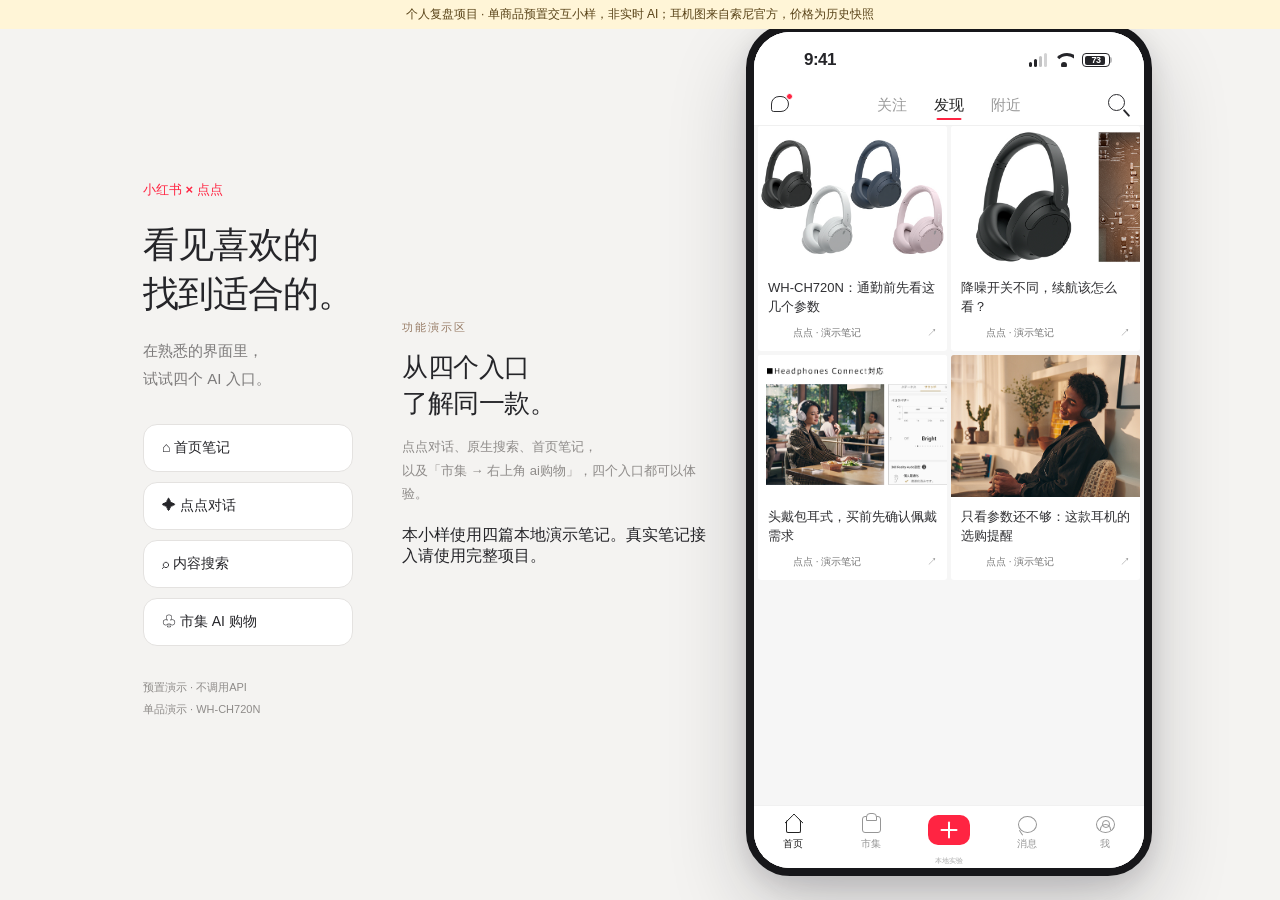
<file: demo/index.html>
<!doctype html>
<html lang="zh-CN"><head><meta charset="UTF-8"><meta name="viewport" content="width=device-width, initial-scale=1, viewport-fit=cover"><meta name="theme-color" content="#ffffff"><title>小红书 × 点点 · AI 导购实验</title><link rel="stylesheet" href="./web/xhs/base.css"><link rel="stylesheet" href="./web/xhs/styles.css?v=market-ai-v1"></head>
<body><div style="position:fixed;top:0;left:0;right:0;z-index:999;background:#fff5d7;color:#594318;text-align:center;padding:6px;font-size:12px">个人复盘项目 · 单商品预置交互小样，非实时 AI；耳机图来自索尼官方，价格为历史快照</div><main class="prototype-stage"><aside class="lab-rail"><span class="rail-tag">小红书 × 点点</span><h1>看见喜欢的<br>找到适合的。</h1><p>在熟悉的界面里，<br>试试四个 AI 入口。</p><nav><button data-action="home">⌂ 首页笔记</button><button data-action="chat">✦ 点点对话</button><button data-action="search">⌕ 内容搜索</button><button data-action="market">♧ 市集 AI 购物</button></nav><small id="mode">预置交互演示 · 不调用大模型</small><small>单品演示 · WH-CH720N</small></aside><aside class="demo-rail" aria-label="真实笔记功能演示"><span class="demo-kicker">功能演示区</span><h2>从四个入口<br>了解同一款。</h2><p class="demo-intro">点点对话、原生搜索、首页笔记，<br>以及「市集 → 右上角 ai购物」，四个入口都可以体验。</p><p>本小样使用四篇本地演示笔记。真实笔记接入请使用完整项目。</p></aside><section class="phone-frame" id="phone" aria-label="小红书导购实验"><p class="boot">正在加载本地笔记…</p></section></main><div id="toast" role="status" hidden></div><script type="module" src="./offline.mjs"></script></body></html>
</file>
<file: demo/web/xhs/base.css>
:root {
  --xhs-red: #ff2442;
  --xhs-red-deep: #e91836;
  --xhs-red-soft: #fff0f2;
  --ink: #252529;
  --muted: #8b8b92;
  --soft: #f5f5f7;
  --line: #ededf0;
  --dark: #18171d;
  --dark-card: #27262d;
  --phone-width: 390px;
  --phone-height: 844px;
  font-family: -apple-system, BlinkMacSystemFont, "PingFang SC", "Helvetica Neue", Arial, sans-serif;
  color: var(--ink);
  font-synthesis: none;
  text-rendering: optimizeLegibility;
}

* { box-sizing: border-box; }

html, body { margin: 0; min-height: 100%; }

body {
  background:
    radial-gradient(circle at 24% 18%, rgba(255, 36, 66, .09), transparent 31%),
    radial-gradient(circle at 78% 88%, rgba(255, 130, 147, .1), transparent 34%),
    #f3f3f5;
}

button, input { font: inherit; }
button { color: inherit; }

.prototype-stage {
  min-height: 100vh;
  display: grid;
  place-items: center;
  padding: 28px 92px;
  position: relative;
}

.phone-frame {
  width: var(--phone-width);
  height: var(--phone-height);
  overflow: hidden;
  border-radius: 44px;
  border: 8px solid #17171a;
  background: #fff;
  box-shadow: 0 32px 80px rgba(22, 20, 31, .2), 0 8px 24px rgba(22, 20, 31, .12);
  position: relative;
}

.phone-frame::after {
  content: "";
  position: absolute;
  top: 9px;
  left: 50%;
  width: 106px;
  height: 25px;
  border-radius: 16px;
  background: #121214;
  transform: translateX(-50%);
  z-index: 50;
  pointer-events: none;
}

.screen {
  width: 100%;
  height: 100%;
  position: relative;
  overflow: hidden;
}

.xhs-screen { background: #fff; color: var(--ink); }
.dark-screen { background: var(--dark); color: #f7f7f8; }

.pressable {
  -webkit-tap-highlight-color: transparent;
  transition: transform .16s ease, opacity .16s ease, background .16s ease;
}
.pressable:active { transform: scale(.975); opacity: .86; }
.pressable:focus-visible { outline: 3px solid rgba(255, 36, 66, .35); outline-offset: 2px; }

.status-bar {
  height: 50px;
  padding: 18px 18px 0;
  display: flex;
  justify-content: space-between;
  align-items: flex-start;
  font-size: 13px;
  font-weight: 750;
  letter-spacing: .1px;
  position: relative;
  z-index: 45;
}
.status-bar--dark { color: #fff; }
.status-icons { font-size: 10px; letter-spacing: -1px; }
.battery { padding: 1px 5px; border-radius: 4px; background: currentColor; color: #fff; }
.status-bar--dark .battery { color: #111; background: #fff; }

.demo-home {
  position: absolute;
  left: calc(50% + 230px);
  top: 50%;
  transform: translateY(-50%);
  width: 58px;
  height: 58px;
  border: 0;
  border-radius: 18px;
  background: #fff;
  box-shadow: 0 10px 30px rgba(20, 20, 30, .13);
  color: var(--xhs-red);
  cursor: pointer;
  display: grid;
  place-content: center;
  gap: 1px;
}
.demo-home span { font-size: 23px; line-height: 1; }
.demo-home small { font-size: 9px; color: #777; }

.icon-button, .text-button, .share-button {
  border: 0;
  background: transparent;
  cursor: pointer;
}
.icon-button { width: 34px; height: 34px; border-radius: 50%; font-size: 30px; line-height: 26px; }
.text-button { font-size: 14px; font-weight: 700; white-space: nowrap; }

/* Prototype home */
.home-screen { padding: 0 22px 24px; }
.home-header { display: flex; gap: 13px; align-items: center; margin-top: 34px; }
.brand-mark, .ai-red-mark {
  display: inline-grid;
  place-items: center;
  background: var(--xhs-red);
  color: #fff;
  font-weight: 850;
  box-shadow: 0 8px 20px rgba(255, 36, 66, .22);
}
.brand-mark { width: 54px; height: 54px; border-radius: 18px; font-size: 21px; }
.eyebrow { margin: 0 0 2px; font-size: 10px; color: var(--xhs-red); font-weight: 760; letter-spacing: 1.4px; }
.home-header h1 { margin: 0; font-size: 29px; letter-spacing: -.7px; }
.home-intro { font-size: 14px; line-height: 1.7; color: #696970; margin: 24px 2px 20px; }
.entry-list { display: grid; gap: 12px; }
.entry-card {
  width: 100%;
  min-height: 94px;
  display: grid;
  grid-template-columns: 40px 1fr 18px;
  gap: 11px;
  align-items: center;
  padding: 15px 15px 15px 13px;
  border: 1px solid #ececef;
  border-radius: 20px;
  background: linear-gradient(145deg, #fff, #fafafd);
  text-align: left;
  cursor: pointer;
  box-shadow: 0 8px 22px rgba(28, 26, 35, .055);
}
.entry-card:nth-child(2) { border-color: rgba(255, 36, 66, .25); background: linear-gradient(145deg, #fff, var(--xhs-red-soft)); }
.entry-index { font-size: 12px; font-weight: 800; color: var(--xhs-red); border-right: 1px solid #eee; padding-right: 10px; }
.entry-copy { display: grid; gap: 7px; }
.entry-copy b { font-size: 15px; }
.entry-copy small { color: #7a7a81; font-size: 11px; line-height: 1.5; }
.entry-arrow { color: var(--xhs-red); font-size: 25px; font-weight: 300; }
.home-note { margin-top: 22px; padding: 14px 15px; border-radius: 16px; background: #f7f7f9; }
.home-note span { font-size: 10px; color: var(--xhs-red); font-weight: 800; }
.home-note p { font-size: 11px; line-height: 1.55; color: #77777f; margin: 5px 0 0; }
.home-footer { position: absolute; bottom: 23px; left: 0; right: 0; text-align: center; font-size: 9px; color: #c0c0c5; letter-spacing: 2px; }

/* Search */
.search-header, .results-header, .note-header {
  height: 58px;
  padding: 4px 13px 7px 10px;
  display: flex;
  align-items: center;
  gap: 8px;
}
.search-field {
  height: 40px;
  flex: 1;
  border: 1px solid #e8e8eb;
  border-radius: 20px;
  background: #f8f8fa;
  display: flex;
  align-items: center;
  gap: 7px;
  padding: 0 11px;
  color: #77777e;
  font-size: 12px;
  min-width: 0;
}
.search-field > span:nth-child(2) { overflow: hidden; white-space: nowrap; text-overflow: ellipsis; }
.search-field button { border: 0; border-left: 1px solid #dddde1; background: transparent; margin-left: auto; padding-left: 9px; color: #555; }
.search-icon { font-size: 18px; color: #5d5d62; }
.search-content { padding: 12px 16px; }
.search-section + .search-section { margin-top: 27px; }
.section-heading { display: flex; align-items: center; justify-content: space-between; }
.section-heading h2 { margin: 0; font-size: 16px; }
.section-heading span { color: #9d9da3; font-size: 13px; }
.chip-row { display: flex; flex-wrap: wrap; gap: 9px; margin-top: 15px; }
.history-chip { border: 1px solid #e8e8eb; border-radius: 18px; background: #fff; padding: 8px 12px; font-size: 12px; }
.suggestion-grid { display: grid; grid-template-columns: 1fr 1fr; gap: 18px 22px; margin-top: 18px; }
.suggestion-grid div { font-size: 12px; color: #404047; }
.voice-entry {
  position: absolute;
  left: -45px;
  right: -45px;
  bottom: -30px;
  height: 260px;
  padding-top: 29px;
  text-align: center;
  border-radius: 50% 50% 0 0 / 28% 28% 0 0;
  background: linear-gradient(180deg, #fafafa 0%, #f2f2f4 100%);
}
.voice-entry--active { background: linear-gradient(180deg, var(--xhs-red-soft) 0%, #f8f1f3 100%); }
.voice-entry p { margin: 0 0 20px; font-size: 13px; color: #67676e; }
.voice-entry p b { color: #39393f; }
.red-spark { color: var(--xhs-red); margin-left: 3px; }
.voice-button {
  width: 92px;
  height: 58px;
  border: 0;
  border-radius: 28px;
  background: #fff;
  box-shadow: 0 12px 30px rgba(30, 28, 36, .12);
  position: relative;
  cursor: pointer;
}
.mic-head { position: absolute; width: 15px; height: 25px; background: #33333a; border-radius: 10px; top: 12px; left: 39px; }
.mic-stem { position: absolute; width: 27px; height: 17px; border: 3px solid var(--xhs-red); border-top: 0; border-radius: 0 0 16px 16px; top: 24px; left: 33px; }
.mic-stem::after { content: ""; width: 3px; height: 9px; background: #33333a; position: absolute; left: 9px; top: 12px; }
.voice-entry small { display: block; color: #99999f; font-size: 10px; margin-top: 14px; }

/* Results */
.results-header { border-bottom: 1px solid #f2f2f3; }
.results-search { flex: 1; height: 37px; border-radius: 19px; background: #f5f5f7; display: flex; align-items: center; gap: 7px; padding: 0 12px; min-width: 0; }
.results-search b { font-size: 11px; overflow: hidden; white-space: nowrap; text-overflow: ellipsis; }
.results-tabs { height: 42px; display: flex; align-items: center; justify-content: space-around; border-bottom: 1px solid #f1f1f3; font-size: 12px; }
.results-tabs span { height: 42px; display: grid; place-items: center; position: relative; color: #777; }
.results-tabs .is-active { color: #222; font-weight: 750; }
.results-tabs .is-active::after { content: ""; position: absolute; bottom: 2px; width: 18px; height: 3px; border-radius: 2px; background: var(--xhs-red); }
.results-scroll { height: calc(100% - 194px); overflow-y: auto; padding: 11px 10px 24px; scrollbar-width: none; }
.results-scroll::-webkit-scrollbar, .note-scroll::-webkit-scrollbar { display: none; }
.results-ai-card { width: 100%; min-height: 70px; display: grid; grid-template-columns: 42px 1fr 18px; gap: 10px; align-items: center; border: 1px solid rgba(255, 36, 66, .16); border-radius: 16px; padding: 11px; background: linear-gradient(120deg, #fff8f9, #fff); text-align: left; cursor: pointer; }
.ai-red-mark { width: 40px; height: 40px; border-radius: 13px; font-size: 14px; }
.results-ai-card > span:nth-child(2) { display: grid; gap: 5px; }
.results-ai-card b { font-size: 13px; }
.results-ai-card small { font-size: 9px; color: #7d7d84; line-height: 1.45; }
.results-meta { display: flex; align-items: center; justify-content: space-between; margin: 16px 2px 10px; }
.results-meta b { font-size: 14px; }
.results-meta span { padding: 4px 8px; background: #f4f4f6; border-radius: 10px; color: #8b8b91; font-size: 9px; }
.masonry-grid { display: grid; grid-template-columns: 1fr 1fr; gap: 13px 8px; align-items: start; }
.result-note { min-width: 0; }
.result-cover { height: 184px; border-radius: 12px; overflow: hidden; position: relative; }
.result-note--short .result-cover { height: 156px; }
.coffee-warm { background: linear-gradient(145deg, #d8b99d, #6b4331); }
.coffee-cream { background: linear-gradient(145deg, #f1e8d7, #b69b78); }
.coffee-dark { background: linear-gradient(145deg, #42342c, #bc8b62); }
.coffee-home { background: linear-gradient(145deg, #ddd7d1, #a49b8d); }
.cover-badge { position: absolute; left: 9px; top: 9px; background: rgba(255,255,255,.87); border-radius: 9px; padding: 4px 7px; font-size: 8px; font-weight: 700; }
.coffee-machine { position: absolute; width: 70px; height: 90px; border-radius: 9px 9px 16px 16px; background: #efeee8; right: 16px; bottom: 19px; box-shadow: 0 10px 20px rgba(0,0,0,.18); }
.coffee-machine::before { content: ""; position: absolute; left: 12px; right: 12px; top: 13px; height: 28px; border-radius: 5px; background: #27262a; }
.coffee-machine i { position: absolute; width: 29px; height: 23px; background: #694936; border-radius: 3px 3px 12px 12px; left: 21px; bottom: 13px; }
.coffee-machine b { position: absolute; width: 15px; height: 6px; background: #27262a; border-radius: 3px; left: 28px; top: 44px; }
.cover-copy { position: absolute; left: 11px; bottom: 16px; color: #fff; font-size: 12px; font-weight: 800; white-space: pre-line; line-height: 1.35; text-shadow: 0 2px 9px rgba(0,0,0,.35); max-width: 88px; }
.result-note h3 { font-size: 11px; line-height: 1.45; margin: 7px 3px 6px; font-weight: 650; }
.result-note footer { display: flex; align-items: center; gap: 5px; font-size: 8px; color: #88888e; padding: 0 3px; }
.tiny-avatar { width: 15px; height: 15px; border-radius: 50%; background: linear-gradient(145deg,#333,#d7ae91); }
.note-like { margin-left: auto; }
.mini-tabbar { position: absolute; left: 0; right: 0; bottom: 0; height: 58px; border-top: 1px solid #eee; background: rgba(255,255,255,.96); display: flex; justify-content: space-around; align-items: center; }
.mini-tabbar span { display: grid; place-items: center; gap: 2px; font-size: 17px; color: #777; }
.mini-tabbar small { font-size: 8px; }
.mini-tabbar .is-active { color: var(--xhs-red); }

/* Note */
.note-header { height: 61px; border-bottom: 1px solid #f0f0f2; }
.creator-avatar { width: 31px; height: 31px; border-radius: 50%; background: linear-gradient(140deg, #1f1f22 0 44%, #c99781 45%); }
.note-header b { font-size: 13px; flex: 1; }
.follow-button { height: 30px; padding: 0 17px; border: 1px solid var(--xhs-red); border-radius: 16px; color: var(--xhs-red); background: #fff; font-size: 12px; font-weight: 700; }
.share-button { font-size: 24px; transform: rotate(-15deg); }
.note-scroll { height: calc(100% - 172px); overflow-y: auto; scrollbar-width: none; }
.note-photo { height: 235px; position: relative; overflow: hidden; }
.note-photo--top { background: linear-gradient(135deg, #eef0e6, #d8c7ba 62%, #3b3032 63%); }
.note-photo--bottom { background: linear-gradient(145deg, #f1ebe2, #4d6a7f 58%, #1f2e3a); }
.portrait { position: absolute; width: 184px; height: 205px; border-radius: 49% 49% 43% 43%; left: 104px; top: 29px; background: radial-gradient(circle at 50% 54%, #af5d65 0 4%, #e3b59f 5% 34%, #c6937e 35% 38%, #17161a 39% 66%, transparent 67%); }
.portrait::before, .portrait::after { content: ""; position: absolute; width: 13px; height: 6px; border-radius: 50%; background: #332425; top: 76px; }
.portrait::before { left: 53px; }.portrait::after { right: 53px; }
.portrait--top { transform: scale(1.18); top: 8px; }
.portrait--bottom { transform: scale(1.1); top: 16px; }
.lipstick-swatch { position: absolute; right: 19px; bottom: 18px; width: 42px; height: 42px; border-radius: 50%; background: #8f3343; box-shadow: inset 0 0 0 5px rgba(255,255,255,.2); }
.photo-label { position: absolute; left: 16px; top: 14px; color: #fff; background: rgba(0,0,0,.38); border-radius: 12px; padding: 5px 9px; font-size: 10px; }
.photo-pagination { height: 24px; display: flex; align-items: center; justify-content: center; gap: 5px; }
.photo-pagination i, .photo-pagination b { width: 6px; height: 6px; border-radius: 50%; background: #ddd; }
.photo-pagination b { background: var(--xhs-red); }
.note-copy { padding: 0 15px 20px; }
.note-copy h1 { font-size: 17px; line-height: 1.4; margin: 0 0 10px; }
.note-copy > p { font-size: 12px; line-height: 1.6; margin: 6px 0; }
.note-tags { color: #244d7d; }
.note-ai-link { width: 100%; min-height: 42px; border: 1px solid #e8e8eb; border-radius: 12px; background: #fff; padding: 9px 10px; display: grid; grid-template-columns: 20px 1fr 12px; align-items: center; text-align: left; font-size: 11px; cursor: pointer; margin-top: 13px; }
.note-ai-link b { color: var(--xhs-red); }
.tiny-search { font-size: 17px; }
.context-label { margin-top: 10px !important; }
.source-pill { padding: 5px 8px; border-radius: 10px; background: var(--xhs-red-soft); color: var(--xhs-red); font-size: 9px; font-weight: 700; }
.note-meta { color: #a0a0a6; font-size: 10px !important; }
.note-actions { position: absolute; bottom: 0; left: 0; right: 0; height: 61px; border-top: 1px solid #eee; background: #fff; display: grid; grid-template-columns: 1fr auto auto auto; align-items: center; gap: 15px; padding: 8px 14px; font-size: 12px; }
.note-actions button { height: 38px; border: 0; border-radius: 20px; background: #f5f5f7; color: #85858b; text-align: left; padding: 0 13px; }

.pending-screen { display: grid; place-items: center; }

/* Diandian shopping conversation */
.diandian-screen { background: radial-gradient(circle at 85% 11%, rgba(255,36,66,.08), transparent 24%), var(--dark); }
.diandian-header { height: 58px; display: grid; grid-template-columns: 48px 1fr 48px; align-items: center; padding: 0 9px; color: #f5f5f7; }
.diandian-header .icon-button { color: #e9e9ec; font-size: 34px; }
.diandian-brand { display: flex; align-items: center; justify-content: center; gap: 8px; font-size: 15px; }
.diandian-mark { width: 28px; height: 28px; border-radius: 10px; display: inline-grid; place-items: center; background: linear-gradient(145deg, #ff536a, var(--xhs-red)); color: #fff; font-style: normal; font-weight: 850; font-size: 12px; box-shadow: 0 6px 16px rgba(255,36,66,.2); }
.diandian-mark--tiny { width: 22px; height: 22px; border-radius: 8px; font-size: 9px; flex: 0 0 auto; }
.more-button { font-size: 13px !important; letter-spacing: 2px; color: #a4a3aa !important; }
.conversation-scroll { position: absolute; inset: 108px 0 70px; overflow-y: auto; scrollbar-width: none; padding: 8px 15px 28px; }
.conversation-scroll::-webkit-scrollbar { display: none; }
.dark-source-pill { width: max-content; max-width: 100%; padding: 6px 10px; border-radius: 12px; color: #f49aa7; background: rgba(255,36,66,.12); border: 1px solid rgba(255,36,66,.16); font-size: 10px; margin: 2px 0 14px; }
.user-message { width: max-content; max-width: 84%; margin: 0 0 16px auto; padding: 10px 13px; border-radius: 16px 5px 16px 16px; background: #323139; color: #f1f1f3; font-size: 12px; line-height: 1.55; }
.user-message--compact { margin-bottom: 12px; }
.ai-message { border-radius: 20px; background: linear-gradient(150deg, #2b2a31, #25242a); border: 1px solid #36353d; padding: 17px; box-shadow: 0 14px 26px rgba(0,0,0,.12); }
.ai-role { display: flex; align-items: center; gap: 8px; margin-bottom: 13px; color: #a7a6ae; font-size: 10px; }
.ai-role b { color: #f6f6f7; font-size: 13px; }
.clarify-card > p { margin: 0; color: #d5d4da; font-size: 13px; line-height: 1.75; }
.choice-chips { display: grid; grid-template-columns: repeat(3, 1fr); gap: 8px; margin-top: 18px; }
.choice-chip { min-height: 40px; border: 1px solid #46454d; border-radius: 13px; color: #cbcbd1; background: #323138; font-size: 11px; cursor: pointer; }
.choice-chip.is-selected { color: #fff; border-color: var(--xhs-red); background: rgba(255,36,66,.18); box-shadow: inset 0 0 0 1px rgba(255,36,66,.12); }
.dark-primary { width: 100%; height: 44px; margin-top: 14px; border: 0; border-radius: 14px; background: var(--xhs-red); color: #fff; font-size: 13px; font-weight: 750; cursor: pointer; box-shadow: 0 9px 18px rgba(255,36,66,.19); }
.dark-primary:disabled { background: #3b3a42; color: #72717a; box-shadow: none; cursor: default; }
.clarify-hint { margin: 13px 5px 0; padding: 12px; display: grid; gap: 5px; border-left: 2px solid rgba(255,36,66,.6); color: #8f8e97; font-size: 10px; line-height: 1.5; }
.clarify-hint b { color: #c1c0c6; }

.composer { position: absolute; z-index: 20; left: 11px; right: 11px; bottom: 11px; height: 53px; display: grid; grid-template-columns: 34px 1fr 32px 32px; align-items: center; gap: 6px; padding: 0 9px; border-radius: 21px; border: 1px solid #33323a; background: rgba(29,28,34,.96); box-shadow: 0 -6px 24px rgba(0,0,0,.12); color: #85848d; font-size: 11px; backdrop-filter: blur(10px); }
.composer button { border: 0; background: transparent; color: #dddde1; }
.voice-orb { width: 30px; height: 30px; border: 1px solid #55545c !important; border-radius: 50%; }
.sound-wave { font-size: 8px; letter-spacing: -3px; color: var(--xhs-red); }
.composer-icon { font-size: 18px; }
.composer-plus { width: 28px; height: 28px; border: 1px solid #67666e !important; border-radius: 50%; font-size: 19px; line-height: 21px; }

.source-reference { width: 100%; min-height: 36px; display: flex; align-items: center; justify-content: space-between; margin: 0 0 12px; border: 0; border-radius: 12px; background: #222127; padding: 0 11px; color: #94939c; font-size: 10px; }
.source-reference b { color: var(--xhs-red); font-size: 17px; }
.recommendation-card h1 { margin: 0 0 10px; color: #fff; font-size: 20px; letter-spacing: -.4px; }
.recommendation-card > p { margin: 0; color: #c6c5cc; font-size: 12px; line-height: 1.7; }
.recommendation-card h3 { margin: 18px 0 10px; color: #fff; font-size: 13px; }
.reason-list { list-style: none; padding: 0; margin: 0; display: grid; gap: 9px; }
.reason-list li { display: grid; grid-template-columns: 25px 1fr; align-items: start; gap: 8px; font-size: 11px; line-height: 1.55; }
.reason-list li > b { padding-top: 1px; color: var(--xhs-red); font-size: 9px; letter-spacing: .5px; }
.evidence-highlight { color: #eeeef1; background: linear-gradient(transparent 58%, rgba(255,36,66,.27) 58%); }
.inline-product { width: 100%; min-height: 84px; margin: 17px 0 13px; display: grid; grid-template-columns: 67px 1fr; align-items: center; gap: 11px; padding: 9px; border: 1px solid #424149; border-radius: 15px; background: #313037; color: #fff; text-align: left; cursor: pointer; }
.inline-product > span { display: grid; gap: 5px; }
.inline-product b { font-size: 12px; }
.inline-product em { color: #ff7d8f; font-size: 12px; font-style: normal; font-weight: 700; }
.inline-product small { color: #92919a; font-size: 9px; }
.product-visual { width: 67px; height: 65px; border-radius: 12px; position: relative; overflow: hidden; background: linear-gradient(145deg, #fff9f6, #e9d8d2); }
.product-visual--small { width: 62px; height: 62px; }
.product-visual img { width:100%; height:100%; display:block; object-fit:contain; mix-blend-mode:multiply; }
.product-visual--lipstick i { position: absolute; width: 15px; height: 38px; left: 26px; top: 12px; border-radius: 7px 7px 3px 3px; background: linear-gradient(90deg, #ad3650, #e96e83); transform: rotate(-3deg); }
.product-visual--lipstick b { position: absolute; width: 21px; height: 18px; left: 23px; bottom: 7px; border-radius: 2px; background: linear-gradient(90deg, #c4a26f, #f3d69a); }
.product-visual--lipstick em { position: absolute; width: 25px; height: 3px; left: 21px; bottom: 22px; background: #966f3d; }
.product-visual--coffee i { position: absolute; width: 38px; height: 44px; left: 14px; top: 10px; border-radius: 5px 5px 9px 9px; background: linear-gradient(90deg, #d3d0cc, #f2efec); box-shadow: 0 5px 9px rgba(67,43,35,.16); }
.product-visual--coffee i::before { content: ""; position: absolute; left: 7px; right: 7px; top: 7px; height: 13px; border-radius: 3px; background: #28272b; }
.product-visual--coffee b { position: absolute; width: 17px; height: 15px; left: 25px; bottom: 9px; border-radius: 3px 3px 7px 7px; background: #8d5d43; }
.product-visual--coffee em { position: absolute; width: 7px; height: 3px; left: 30px; top: 31px; border-radius: 3px; background: #28272b; }
.tradeoff { padding: 12px 13px; border-radius: 13px; background: #222127; border-left: 2px solid var(--xhs-red); }
.tradeoff b { color: #ff8a9a; font-size: 10px; }
.tradeoff p { margin: 5px 0 0; color: #b9b8bf; font-size: 10px; line-height: 1.55; }
.alternative { display: grid; grid-template-columns: 38px 1fr; gap: 9px; align-items: center; padding: 13px 2px 2px; }
.alternative > span { padding: 4px 7px; border-radius: 8px; background: rgba(255,36,66,.14); color: #ff8999; font-size: 9px; }
.alternative div { display: grid; gap: 3px; }
.alternative b { font-size: 11px; }
.alternative small { color: #929199; font-size: 9px; }
.demo-disclaimer { margin-top: 14px !important; color: #6f6e76 !important; font-size: 8px !important; text-align: center; }
.quick-prompts { display: flex; gap: 7px; overflow-x: auto; margin: 11px 0 0; padding-bottom: 3px; scrollbar-width: none; }
.quick-prompts button { flex: 0 0 auto; height: 30px; border: 1px solid #37363e; border-radius: 15px; background: #25242a; color: #aeadb5; padding: 0 11px; font-size: 9px; }

.comparison-intro { display: flex; gap: 10px; align-items: flex-start; margin: 4px 0 14px; }
.comparison-intro h1 { margin: 0 0 4px; font-size: 18px; }
.comparison-intro p { margin: 0; color: #9998a0; font-size: 10px; }
.comparison-list { display: grid; gap: 12px; }
.comparison-card { border: 1px solid #35343c; border-radius: 18px; padding: 13px; background: #242329; }
.comparison-card.is-recommended { border-color: rgba(255,36,66,.45); box-shadow: inset 0 0 0 1px rgba(255,36,66,.08); }
.comparison-top { display: grid; grid-template-columns: 62px 1fr; gap: 11px; align-items: center; }
.comparison-top > div > span { color: #ff7d8f; font-size: 9px; font-weight: 700; }
.comparison-top h2 { margin: 3px 0; font-size: 14px; }
.comparison-top p { margin: 0; color: #9998a0; font-size: 9px; }
.comparison-card dl { margin: 12px 0 0; display: grid; gap: 7px; }
.comparison-card dl div { display: grid; grid-template-columns: 39px 1fr; gap: 6px; font-size: 9px; line-height: 1.45; }
.comparison-card dt { color: #77767e; }
.comparison-card dd { margin: 0; color: #c8c7cd; }
.compare-buy { width: 100%; height: 34px; border: 0; border-radius: 11px; margin-top: 12px; background: rgba(255,36,66,.13); color: #ff8b9a; font-size: 10px; }
.demo-disclaimer--standalone { color: #68676f !important; margin: 15px 0 5px !important; }

.sheet-dim { position: absolute; z-index: 30; inset: 0; background: rgba(0,0,0,.7); backdrop-filter: blur(2px); }
.merchant-sheet { position: absolute; z-index: 31; left: 0; right: 0; bottom: 0; height: 635px; border-radius: 27px 27px 0 0; background: #232228; padding: 19px 14px 14px; box-shadow: 0 -18px 45px rgba(0,0,0,.32); animation: sheet-up .28s ease both; }
.merchant-sheet > header { display: flex; justify-content: space-between; align-items: flex-start; padding: 1px 3px 15px; }
.merchant-sheet h2 { margin: 0 0 4px; color: #fff; font-size: 16px; }
.merchant-sheet header p { margin: 0; color: #ff8293; font-size: 9px; }
.sheet-close { width: 34px; height: 34px; border: 0; border-radius: 50%; background: #302f36; color: #aaa9b1; font-size: 22px; }
.offer-list { display: grid; gap: 10px; }
.offer-card { width: 100%; min-height: 134px; display: grid; grid-template-columns: 80px 1fr; align-items: center; gap: 10px; border: 1px solid #2d2c33; border-radius: 17px; background: #17161b; padding: 10px; color: #fff; text-align: left; }
.offer-card .product-visual { width: 80px; height: 106px; }
.offer-card .product-visual--lipstick i { left: 32px; top: 24px; height: 48px; }
.offer-card .product-visual--lipstick b { left: 29px; bottom: 13px; }
.offer-card .product-visual--lipstick em { left: 27px; bottom: 28px; }
.offer-card .product-visual--coffee i { left: 21px; top: 23px; }
.offer-card .product-visual--coffee b { left: 32px; bottom: 27px; }
.offer-card .product-visual--coffee em { left: 37px; top: 44px; }
.offer-copy { min-width: 0; display: grid; gap: 6px; }
.offer-copy > b { font-size: 11px; line-height: 1.4; }
.offer-copy > em { color: #ff5b72; font-size: 10px; font-style: normal; }
.offer-copy > span { color: #a2a1a9; font-size: 9px; }
.offer-copy strong { color: #fff; font-size: 16px; }
.offer-copy small { color: #88878f; font-size: 8px; overflow: hidden; white-space: nowrap; text-overflow: ellipsis; }
.offer-copy > i { width: max-content; padding: 3px 6px; border-radius: 7px; background: rgba(255,36,66,.12); color: #ff8293; font-size: 7px; font-style: normal; }
@keyframes sheet-up { from { transform: translateY(36px); opacity: .4; } to { transform: translateY(0); opacity: 1; } }

/* PRD overview export */
body[data-screen="overview"] { background: #efeff2; }
body[data-screen="overview"] .prototype-stage { display: block; padding: 48px; }
body[data-screen="overview"] .demo-home { display: none; }
.phone-frame.is-overview { width: 100%; height: auto; overflow: visible; border: 0; border-radius: 0; background: transparent; box-shadow: none; }
.phone-frame.is-overview::after { display: none; }
.overview-board { max-width: 1050px; margin: 0 auto; padding: 42px 48px 30px; border-radius: 34px; background: #f8f8fa; box-shadow: 0 28px 80px rgba(25,23,32,.1); }
.overview-header { min-height: 115px; display: flex; justify-content: space-between; align-items: flex-start; border-bottom: 1px solid #dddde2; margin-bottom: 30px; }
.overview-header span { color: var(--xhs-red); font-size: 10px; font-weight: 850; letter-spacing: 2px; }
.overview-header h1 { margin: 8px 0 7px; font-size: 30px; letter-spacing: -.8px; }
.overview-header p { margin: 0; color: #77777f; font-size: 13px; }
.overview-header > b { width: 55px; height: 34px; display: grid; place-items: center; border-radius: 12px; background: var(--xhs-red); color: #fff; font-size: 11px; }
.overview-grid { display: grid; grid-template-columns: repeat(3, 289px); gap: 34px 30px; justify-content: center; }
.overview-item { width: 289px; height: 635px; margin: 0; overflow: hidden; }
.overview-item h2 { height: 30px; margin: 0; color: #4f4f56; font-size: 12px; letter-spacing: .2px; }
.overview-phone { width: 390px; height: 844px; transform: scale(.7); transform-origin: top left; overflow: hidden; border: 7px solid #17171a; border-radius: 42px; background: #fff; box-shadow: 0 20px 46px rgba(28,26,35,.16); position: relative; }
.overview-phone::after { content: ""; position: absolute; top: 8px; left: 50%; width: 106px; height: 25px; border-radius: 16px; background: #121214; transform: translateX(-50%); z-index: 50; pointer-events: none; }
.overview-footer { height: 58px; display: flex; align-items: flex-end; justify-content: center; gap: 28px; border-top: 1px solid #dddde2; color: #99999f; font-size: 9px; letter-spacing: .3px; }

@media (max-width: 620px) {
  body { background: #fff; }
  .prototype-stage { padding: 0; display: block; min-height: auto; }
  .phone-frame { width: 100vw; height: 100dvh; border: 0; border-radius: 0; box-shadow: none; }
  .phone-frame::after { display: none; }
  .demo-home { display: none; }
}

/* V2 — high-fidelity Xiaohongshu shell */
.status-bar { height: 54px; padding: 18px 34px 0 50px; align-items: flex-start; font-size: 17px; letter-spacing: -.5px; background: inherit; }
.status-bar > b { line-height: 20px; font-weight: 760; }
.status-cluster { display: flex; align-items: center; gap: 8px; height: 20px; }
.signal-bars { width: 18px; height: 14px; display: flex; align-items: flex-end; gap: 2px; }
.signal-bars i { width: 3px; border-radius: 2px; background: currentColor; }
.signal-bars i:nth-child(1) { height: 5px; }.signal-bars i:nth-child(2) { height: 8px; }.signal-bars i:nth-child(3) { height: 11px; opacity: .28; }.signal-bars i:nth-child(4) { height: 14px; opacity: .2; }
.wifi-mark { width: 19px; height: 14px; position: relative; overflow: hidden; }
.wifi-mark::before { content: ""; position: absolute; width: 22px; height: 22px; left: -2px; top: 0; border: 3px solid currentColor; border-color: currentColor transparent transparent; border-radius: 50%; }
.wifi-mark::after { content: ""; position: absolute; width: 6px; height: 6px; left: 6px; bottom: -1px; border-radius: 50%; background: currentColor; }
.ios-battery { width: 28px; height: 14px; border: 1.5px solid currentColor; border-radius: 4px; position: relative; display: grid; place-items: center; }
.ios-battery::before { content: ""; position: absolute; inset: 1.5px 4px 1.5px 1.5px; border-radius: 2px; background: currentColor; }
.ios-battery::after { content: ""; position: absolute; right: -3px; width: 2px; height: 6px; border-radius: 0 2px 2px 0; background: currentColor; opacity: .3; }
.ios-battery i { position: relative; z-index: 1; color: #fff; font-size: 9px; line-height: 1; font-style: normal; }

.home-screen.xhs-home-v2 { padding: 0; background: #fff; }
.feed-header { height: 40px; display: grid; grid-template-columns: 52px 1fr 52px; align-items: center; border-bottom: 1px solid #f0f0f0; background: rgba(255,255,255,.98); }
.feed-header nav { height: 100%; display: flex; align-items: center; justify-content: center; gap: 27px; }
.feed-header nav button { height: 100%; border: 0; background: transparent; color: #9b9b9b; font-size: 15px; padding: 0; position: relative; }
.feed-header nav button.is-active { color: #222; font-weight: 720; }
.feed-header nav button.is-active::after { content: ""; position: absolute; left: 50%; bottom: 5px; width: 25px; height: 2px; transform: translateX(-50%); border-radius: 2px; background: var(--xhs-red); }
.assistant-entry, .home-search { width: 40px; height: 38px; border: 0; background: transparent; position: relative; justify-self: center; }
.assistant-entry span { position: absolute; left: 11px; top: 9px; width: 18px; height: 16px; border: 1.7px solid #303033; border-radius: 9px 9px 9px 3px; }
.assistant-entry i { position: absolute; top: 6px; right: 7px; width: 7px; height: 7px; border-radius: 50%; border: 1.5px solid #fff; background: var(--xhs-red); }
.home-search span { position: absolute; left: 10px; top: 7px; width: 17px; height: 17px; border: 1.8px solid #29292d; border-radius: 50%; }
.home-search span::after { content: ""; position: absolute; width: 9px; height: 2px; right: -7px; bottom: -4px; transform: rotate(48deg); border-radius: 1px; background: #29292d; }
.xhs-feed { position: absolute; inset: 94px 0 63px; display: grid; grid-template-columns: repeat(2, minmax(0,1fr)); gap: 4px; padding: 0 4px 16px; overflow-y: auto; scrollbar-width: none; background: #f6f6f6; }
.xhs-feed::-webkit-scrollbar { display: none; }
.feed-column { min-width: 0; display: flex; flex-direction: column; gap: 4px; align-self: start; }
.feed-card { width: 100%; padding: 0 0 9px; border: 0; border-radius: 3px; overflow: hidden; background: #fff; text-align: left; cursor: pointer; }
.feed-photo { display: block; width: 100%; background-image: none; background-repeat: no-repeat; background-size: 200% 300%; background-color: #eee; }
.note-coffee-home.feed-photo { height:220px; background-image:none; background-size:cover; background-position:center 52%; }
.note-feed-2.feed-photo { height:252px; background-position:100% 0; }
.note-feed-3.feed-photo { height:252px; background-position:0 50%; }
.note-feed-4.feed-photo { height:263px; background-position:100% 50%; }
.note-feed-5.feed-photo { height:205px; background-position:0 100%; }
.note-feed-6.feed-photo { height:230px; background-position:100% 100%; }
.feed-title { display: block; padding: 10px 10px 7px; color: #2f2f32; font-size: 13px; line-height: 1.38; font-weight: 520; }
.feed-meta { display: grid; grid-template-columns: 19px 1fr auto; align-items: center; gap: 6px; padding: 0 10px; color: #777; }
.feed-meta em { overflow: hidden; font-size: 10px; font-style: normal; white-space: nowrap; text-overflow: ellipsis; }
.feed-meta b { color: #8a8a8a; font-size: 10px; font-weight: 450; white-space: nowrap; }
.feed-avatar { width: 18px; height: 18px; border-radius: 50%; background-image: none; background-size: 200% 300%; }
.avatar-1 { background-position: 0 0; }.avatar-2 { background-position: 0 50%; }.avatar-3 { background-position: 0 100%; }.avatar-4 { background-position: 100% 0; }.avatar-5 { background-position: 100% 50%; }.avatar-6 { background-position: 100% 100%; }
.xhs-tabbar { position: absolute; z-index: 20; left: 0; right: 0; bottom: 0; height: 63px; display: grid; grid-template-columns: repeat(5,1fr); align-items: start; padding-top: 9px; border-top: 1px solid #f1f1f1; background: rgba(255,255,255,.98); }
.xhs-tabbar button { height: 46px; border: 0; background: transparent; display: grid; justify-items: center; align-content: start; gap: 4px; color: #969696; font-size: 10px; }
.xhs-tabbar button.is-active { color: #222; font-weight: 700; }
.xhs-tabbar i { width: 19px; height: 17px; display: block; position: relative; }
.tab-home::before { content: ""; position: absolute; inset: 4px 2px 0; border: 1.7px solid currentColor; border-top: 0; border-radius: 2px; }
.tab-home::after { content: ""; position: absolute; width: 13px; height: 13px; left: 3px; top: 0; border-left: 1.7px solid currentColor; border-top: 1.7px solid currentColor; transform: rotate(45deg); border-radius: 2px 0 0; }
.tab-market { border: 1.7px solid currentColor; border-radius: 3px; }
.tab-market::before { content: ""; position:absolute; left:3px; right:3px; top:-4px; height:6px; border:1.7px solid currentColor; border-radius:4px 4px 0 0; background:#fff; }
.tab-message { border: 1.7px solid currentColor; border-radius: 50%; }.tab-message::after { content:""; position:absolute; left:1px; bottom:-2px; width:6px; height:6px; border-left:1.7px solid currentColor; transform:rotate(-34deg); }
.tab-profile { border: 1.7px solid currentColor; border-radius: 50%; }.tab-profile::before { content:""; position:absolute; left:5px; top:3px; width:6px; height:6px; border:1.5px solid currentColor; border-radius:50%; }.tab-profile::after { content:""; position:absolute; left:3px; bottom:2px; width:9px; height:5px; border:1.5px solid currentColor; border-bottom:0; border-radius:7px 7px 0 0; }
.xhs-tabbar .publish-button { align-content: start; padding-top: 0; }
.publish-button i { width: 42px; height: 30px; border-radius: 10px; background: var(--xhs-red); }
.publish-button i::before, .publish-button i::after { content:""; position:absolute; left:50%; top:50%; width:17px; height:2px; border-radius:2px; background:#fff; transform:translate(-50%,-50%); }.publish-button i::after { transform:translate(-50%,-50%) rotate(90deg); }

/* Search page */
.search-screen { padding: 0; }
.search-screen .search-header { height: 48px; padding: 3px 14px 4px 12px; gap: 8px; }
.search-screen .icon-button { width: 25px; padding: 0; color: #333; font-size: 34px; font-weight: 280; }
.search-screen .search-field { height: 40px; padding: 0 11px 0 15px; border-color: #e7e7e7; border-radius: 20px; background: #fff; box-shadow: 0 5px 20px rgba(0,0,0,.04); color: #969696; font-size: 13px; }
.search-cursor { width: 2px; height: 22px; flex: 0 0 auto; border-radius: 1px; background: #f4a9b4; }
.search-field button { height: 26px; width: 34px; padding: 0 0 0 10px; border-left-color: #eee; position: relative; }
.camera-icon { position:absolute; left:10px; top:5px; width:16px; height:13px; border:1.5px solid #333; border-radius:3px; }
.camera-icon::before { content:""; position:absolute; left:4px; top:-4px; width:6px; height:4px; border:1.5px solid #333; border-bottom:0; border-radius:2px 2px 0 0; }
.camera-icon::after { content:""; position:absolute; left:5px; top:3px; width:4px; height:4px; border:1.5px solid #333; border-radius:50%; }
.search-screen .text-button { font-size: 14px; }
.search-screen .search-content { padding: 17px 15px 0; }
.search-screen .search-section + .search-section { margin-top: 23px; }
.search-screen .section-heading h2 { font-size: 15px; }
.search-screen .chip-row { gap: 9px 9px; margin-top: 14px; max-height: 77px; overflow: hidden; }
.search-screen .history-chip { padding: 6px 11px; border-color: #e5e5e5; border-radius: 17px; font-size: 12px; background:#fff; }
.search-screen .suggestion-grid { gap: 18px 28px; margin-top: 17px; }
.search-screen .suggestion-grid div { font-size: 12px; color:#38383a; white-space:nowrap; overflow:hidden; text-overflow:ellipsis; }
.search-screen .voice-entry { z-index: 3; left: -34px; right: -34px; bottom: 311px; height: 140px; padding-top: 24px; border-radius: 50% 50% 0 0 / 30% 30% 0 0; background: radial-gradient(ellipse at 50% 100%, #f6f6f7, #fff 70%); }
.search-screen .voice-entry p { margin-bottom: 18px; font-size: 12px; }
.diandian-input { width:286px; height:58px; display:grid; grid-template-columns:38px 1fr 42px; align-items:center; gap:9px; margin:0 auto; padding:0 10px; border:1px solid #ebebee; border-radius:29px; background:#fff; box-shadow:0 10px 28px rgba(32,31,38,.1); text-align:left; }
.diandian-input-logo { width:34px; height:34px; display:grid; place-items:center; border-radius:12px; background:var(--xhs-red); color:#fff; font-size:11px; font-weight:800; }
.diandian-input-copy { display:grid; gap:2px; }
.diandian-input-copy b { color:#303034; font-size:12px; }
.diandian-input-copy small { margin:0; color:#999; font-size:10px; }
.diandian-input-mic { width:34px; height:34px; position:relative; display:block; border-left:1px solid #eee; }
.diandian-input-mic .mic-head { left:15px; top:5px; width:9px; height:16px; }
.diandian-input-mic .mic-stem { left:11px; top:14px; width:18px; height:12px; border-width:2px; }
.diandian-input-mic .mic-stem::after { left:6px; top:9px; height:6px; width:2px; }
.search-screen .voice-entry > small { margin-top:9px; color:#aaa; font-size:9px; }
.gold-spark { color:#f5bd33; margin-left:3px; }
.search-screen .voice-button { width: 80px; height: 50px; }
.search-screen .mic-head { left:33px; top:10px; width:13px; height:22px; }.search-screen .mic-stem { left:28px; top:21px; width:24px; height:15px; }
.ios-keyboard { position:absolute; z-index:4; left:0; right:0; bottom:0; height:312px; padding:42px 4px 0; background:#cfd2d8; }
.key-row { display:flex; justify-content:center; gap:5px; margin-bottom:10px; }
.key-row span, .key-row button { height:42px; min-width:35px; display:grid; place-items:center; border:0; border-radius:5px; background:#fff; box-shadow:0 1px 0 #92959b; color:#080808; font-size:22px; }
.key-row--2 { padding:0 17px; }.key-row--3 { padding:0 34px; }
.key-row--bottom { gap:6px; margin-top:4px; }
.key-row--bottom span, .key-row--bottom button { font-size:15px; }
.key-row--bottom .key-dark { min-width:44px; background:#aeb4bd; }.key-row--bottom .key-space { min-width:190px; }.key-row--bottom .key-search { min-width:86px; color:#fff; background:#087cf0; box-shadow:0 1px 0 #526a87; }
.keyboard-footer { display:flex; justify-content:space-between; padding:8px 30px 0; color:#62676e; font-size:24px; }

/* Native Diandian landing */
.diandian-native-screen { background:#f4f4f4; color:#222; }
.native-dd-header { height:50px; display:grid; grid-template-columns:48px 1fr 48px; align-items:center; padding:0 8px; }
.native-dd-header .icon-button { justify-self:start; font-size:35px; }.native-more { justify-self:end; font-size:14px!important; letter-spacing:2px; }
.native-dd-title { display:flex; justify-content:center; align-items:center; gap:9px; font-size:16px; }
.native-dd-mark { width:23px; height:22px; display:block; border-radius:12px 12px 12px 3px; background:linear-gradient(145deg,#ff6177,var(--xhs-red)); }
.native-dd-body { position:absolute; inset:104px 0 92px; padding:0 18px 22px; overflow-y:auto; scrollbar-width:none; }
.native-dd-body::-webkit-scrollbar { display:none; }
.history-summary { height:358px; overflow:hidden; margin:0; padding:12px 25px 14px; border-radius:0 0 35px 35px; background:#fff; font-size:13px; line-height:1.7; }
.history-summary > p { margin:0 0 20px; }.history-summary > p::first-letter { color:#ccc; }
.history-summary > div { padding:20px 18px; border-radius:24px; background:#fffbea; }
.history-summary h2 { margin:0 0 14px; font-size:15px; }.history-summary div p { margin:9px 0; }
.history-summary footer { margin-top:24px; font-size:22px; }
.shopping-summary > p { display:grid; gap:8px; margin-bottom:15px; }
.shopping-summary > p b { font-size:15px; }
.recent-label { width:max-content; padding:4px 8px; border-radius:9px; background:#fff0f2; color:var(--xhs-red); font-size:9px; font-weight:700; }
.shopping-summary > div { padding:18px; background:linear-gradient(145deg,#fff8ed,#fffcec); }
.shopping-summary > div p { padding:8px 0; border-bottom:1px solid rgba(74,60,38,.07); color:#666; font-size:11px; }
.shopping-summary .summary-result { margin-bottom:0; border-bottom:0; color:#333; }
.shopping-summary .summary-result b { color:var(--xhs-red); }
.shopping-summary footer { display:flex; align-items:center; justify-content:space-between; margin-top:20px; padding:0 4px; color:#777; font-size:11px; }
.shopping-summary footer b { color:var(--xhs-red); font-size:20px; }
.native-dd-body > time { display:block; padding:33px 0 28px; text-align:center; color:#c4c4c4; font-size:12px; }
.welcome-bubble { width:max-content; max-width:88%; margin:0; padding:14px 15px; border-radius:20px 20px 20px 6px; background:#fff; font-size:15px; }
.native-suggestions { display:grid; gap:16px; margin-top:22px; padding-left:11px; }
.native-suggestions button { width:max-content; max-width:100%; padding:0; border:0; background:transparent; color:#898989; text-align:left; font-size:13px; }
.native-suggestions button:first-child { color:#4d4d50; font-weight:650; }.native-suggestions i { display:inline-grid; place-items:center; width:16px; height:16px; margin-left:3px; border-radius:5px; background:#ececec; color:#bbb; font-size:9px; font-style:normal; }
.native-composer { position:absolute; left:0; right:0; bottom:0; height:92px; display:grid; grid-template-columns:35px 1fr 35px; gap:12px; align-items:start; padding:12px 18px 0; border-radius:36px 36px 0 0; background:#fafafa; }
.native-composer > button { border:0; background:transparent; }
.dots-orb { width:28px; height:42px; font-size:24px; }.hold-talk { height:45px; border:1px solid #e3e3e3!important; border-radius:16px!important; background:#fff!important; font-size:17px; font-weight:700; }
.camera-outline { width:28px; height:23px; margin-top:11px; border:2px solid #333!important; border-radius:5px; position:relative; }.camera-outline::before { content:""; position:absolute; left:8px; top:-6px; width:8px; height:6px; border:2px solid #333; border-bottom:0; border-radius:3px 3px 0 0; }.camera-outline::after { content:""; position:absolute; left:8px; top:5px; width:7px; height:7px; border:2px solid #333; border-radius:50%; }
.native-composer small { grid-column:1/-1; text-align:center; color:#e1e1e1; font-size:9px; margin-top:-4px; }

/* Note detail */
.note-screen-v2 .note-header { height:50px; padding:2px 13px 4px 10px; border-bottom:1px solid #eee; gap:8px; }
.note-screen-v2 .note-header .icon-button { width:29px; padding:0; font-size:34px; }
.note-screen-v2 .creator-avatar { width:32px; height:32px; flex:0 0 auto; background-image:none; background-size:115px auto; background-position:49% 44%; }
.note-screen-v2 .note-header b { font-size:14px; }.note-screen-v2 .follow-button { height:27px; padding:0 12px; border-color:#d8d8d8; color:#333; font-size:12px; font-weight:500; }
.note-screen-v2 .share-button { width:32px; height:32px; transform:none; position:relative; }
.share-arrow { position:absolute; left:7px; top:8px; width:18px; height:14px; border:2px solid #303033; border-left:0; border-bottom:0; transform:rotate(-28deg); border-radius:0 5px 0 0; }.share-arrow::before { content:""; position:absolute; right:-2px; top:-2px; width:8px; height:8px; border-top:2px solid #303033; border-right:2px solid #303033; transform:rotate(10deg); }.share-arrow::after { content:""; position:absolute; left:-9px; bottom:-8px; width:19px; height:13px; border:2px solid #303033; border-right:0; border-bottom:0; border-radius:13px 0 0; }
.note-screen-v2 .note-scroll { height:calc(100% - 165px); }
.note-photo-v2 { height:430px; background-image:none; background-size:cover; background-position:center 54%; background-repeat:no-repeat; }
.note-photo-v2.note-feed-2,.note-screen-v2 .creator-avatar.note-feed-2 { background-image:none; background-size:200% 300%; background-position:100% 0; }
.note-photo-v2.note-feed-3,.note-screen-v2 .creator-avatar.note-feed-3 { background-image:none; background-size:200% 300%; background-position:0 50%; }
.note-photo-v2.note-feed-4,.note-screen-v2 .creator-avatar.note-feed-4 { background-image:none; background-size:200% 300%; background-position:100% 50%; }
.note-photo-v2.note-feed-5,.note-screen-v2 .creator-avatar.note-feed-5 { background-image:none; background-size:200% 300%; background-position:0 100%; }
.note-photo-v2.note-feed-6,.note-screen-v2 .creator-avatar.note-feed-6 { background-image:none; background-size:200% 300%; background-position:100% 100%; }
.note-screen-v2 .photo-pagination { height:27px; gap:5px; }.note-screen-v2 .photo-pagination i,.note-screen-v2 .photo-pagination b { width:5px; height:5px; }
.note-screen-v2 .note-copy { padding:0 15px 14px; }
.note-screen-v2 .note-copy h1 { margin:0 0 8px; font-size:17px; line-height:1.42; }
.note-screen-v2 .note-copy > p { font-size:14px; line-height:1.7; margin:4px 0; }
.note-screen-v2 .note-tags { font-size:14px!important; color:#275181; }.note-screen-v2 .note-ai-link { min-height:43px; margin:11px 0 7px; grid-template-columns:27px 1fr 12px; border-color:rgba(255,36,66,.19); border-radius:11px; background:#fff8f9; }
.dd-link-logo { width:23px; height:23px; display:grid; place-items:center; border-radius:9px; background:var(--xhs-red); color:#fff; font-size:10px; font-weight:800; }.note-screen-v2 .note-ai-link b { color:#27272a; }
.note-screen-v2 .context-label { display:none; }.note-screen-v2 .note-meta { display:flex; align-items:center; justify-content:space-between; margin-top:8px!important; color:#999; font-size:11px!important; }.note-screen-v2 .note-meta button { border:1px solid #e8e8e8; border-radius:15px; background:#fff; color:#777; padding:4px 7px; }
.comment-heading { height:58px; display:flex; align-items:center; gap:8px; padding:0 15px; border-top:1px solid #eee; font-size:14px; }
.note-screen-v2 .note-actions { height:61px; grid-template-columns:1fr auto auto auto; gap:13px; padding:8px 14px; font-size:12px; }.note-screen-v2 .note-actions > button { height:38px; }.note-screen-v2 .note-actions span { white-space:nowrap; font-size:13px; }

.light-shopping-screen.diandian-screen { background:#f6f6f6; color:#252529; }
.light-shopping-screen .status-bar { background:#fff; color:#111; }
.light-shopping-screen .diandian-header { background:#fff; color:#222; border-bottom:1px solid #eeeeef; }
.light-shopping-screen .diandian-header .icon-button,
.light-shopping-screen .more-button { color:#333!important; }
.light-shopping-screen .conversation-scroll { background:#f6f6f6; }
.light-shopping-screen .dark-source-pill { color:var(--xhs-red); background:#fff0f2; border-color:#ffd7de; }
.light-shopping-screen .user-message { background:#fff; color:#333; border:1px solid #ececef; box-shadow:0 5px 18px rgba(30,30,40,.04); }
.light-shopping-screen .ai-message { background:#fff; color:#222; border-color:#e8e8eb; box-shadow:0 10px 26px rgba(30,30,40,.06); }
.light-shopping-screen .ai-role { color:#8b8b92; }
.light-shopping-screen .ai-role b { color:#222; }
.light-shopping-screen .clarify-card>p { color:#555; }
.light-shopping-screen .choice-chip { background:#f7f7f8; color:#555; border-color:#dddde1; }
.light-shopping-screen .choice-chip.is-selected { color:var(--xhs-red); border-color:var(--xhs-red); background:#fff0f2; }
.light-shopping-screen .dark-primary:disabled { background:#e4e4e7; color:#aaaab0; }
.light-shopping-screen .clarify-hint { color:#777; background:#fff; border:1px solid #ededf0; border-left:2px solid rgba(255,36,66,.6); border-radius:12px; }
.light-shopping-screen .clarify-hint b { color:#333; }
.light-shopping-screen .composer { background:rgba(255,255,255,.97); border-color:#e6e6e9; color:#999; box-shadow:0 -6px 22px rgba(25,25,35,.07); }
.light-shopping-screen .composer button { color:#555; }
.light-shopping-screen .voice-orb,
.light-shopping-screen .composer-plus { border-color:#d8d8dc!important; }
.light-shopping-screen .source-reference { background:#fff; color:#777; border:1px solid #ececef; }
.light-shopping-screen .source-reference b { color:var(--xhs-red); font-size:9px; font-weight:700; }
.light-shopping-screen .recommendation-card h1,
.light-shopping-screen .recommendation-card h3,
.light-shopping-screen .comparison-intro h1 { color:#222; }
.light-shopping-screen .recommendation-card>p { color:#555; }
.light-shopping-screen .evidence-highlight { color:#333; background:linear-gradient(transparent 58%,rgba(255,36,66,.15) 58%); }
.light-shopping-screen .inline-product { background:#fafafa; border-color:#e5e5e8; color:#222; }
.light-shopping-screen .tradeoff { background:#fff4f6; border:1px solid #ffe1e6; border-left:2px solid var(--xhs-red); }
.light-shopping-screen .tradeoff p { color:#666; }
.light-shopping-screen .alternative b { color:#222; }
.light-shopping-screen .quick-prompts button { background:#fff; border-color:#e4e4e7; color:#666; }
.light-shopping-screen .comparison-intro p { color:#777; }
.light-shopping-screen .comparison-card { background:#fff; border-color:#e5e5e8; box-shadow:0 6px 18px rgba(25,25,35,.04); }
.light-shopping-screen .comparison-card.is-recommended { border-color:rgba(255,36,66,.4); }
.light-shopping-screen .comparison-top h2 { color:#222; }
.light-shopping-screen .comparison-top p { color:#777; }
.light-shopping-screen .comparison-card dt { color:#999; }
.light-shopping-screen .comparison-card dd { color:#555; }
.light-shopping-screen .sheet-dim { background:rgba(0,0,0,.35); }
.light-shopping-screen .merchant-sheet { background:#f6f6f6; box-shadow:0 -18px 45px rgba(20,20,30,.18); }
.light-shopping-screen .merchant-sheet h2 { color:#222; }
.light-shopping-screen .offer-card { background:#fff; border-color:#e5e5e8; color:#222; box-shadow:0 5px 15px rgba(25,25,35,.04); }
.light-shopping-screen .offer-copy strong { color:#222; }
.light-shopping-screen .sheet-close { background:#e9e9ec; color:#666; }

/* Contextual Diandian product previews */
.results-ai-card { display:block; min-height:0; padding:12px; border-color:rgba(255,36,66,.2); border-radius:15px; background:linear-gradient(145deg,#fff8f9,#fff); text-align:left; }
.results-ai-heading { display:flex; align-items:center; gap:8px; }
.results-ai-heading .ai-red-mark { width:28px; height:28px; border-radius:9px; font-size:10px; flex:0 0 auto; }
.results-ai-heading > span:last-child { display:grid; gap:1px; }
.results-ai-heading b { color:#29292d; font-size:13px; }
.results-ai-heading small { color:#999; font-size:9px; }
.results-product-preview { display:grid; grid-template-columns:62px 1fr; align-items:center; gap:10px; margin:10px 0; padding:8px; border:1px solid #ececef; border-radius:12px; background:#fff; }
.results-product-preview > span { min-width:0; display:grid; gap:4px; }
.results-product-preview b { color:#29292d; font-size:12px; }
.results-product-preview small { color:#777; font-size:9px; }
.results-product-preview em { color:var(--xhs-red); font-size:11px; font-style:normal; font-weight:700; }
.results-ai-actions { display:grid; grid-template-columns:1fr 82px; gap:8px; }
.results-ai-actions button { height:34px; border:0; border-radius:11px; background:var(--xhs-red); color:#fff; font-size:10px; font-weight:700; }
.results-ai-actions button:last-child { border:1px solid #ffc2cc; background:#fff; color:var(--xhs-red); }

.note-product-card { width:100%; min-height:58px; margin:12px 0 10px; padding:10px 11px; display:flex; align-items:center; justify-content:space-between; gap:10px; border:1px solid #ffd3da; border-radius:14px; background:linear-gradient(145deg,#fff7f8,#fff); box-shadow:0 6px 18px rgba(255,36,66,.055); text-align:left; cursor:pointer; }
.note-product-label { display:flex; align-items:center; gap:8px; }
.note-product-label > span:last-child { display:grid; gap:2px; }
.note-product-label b { color:#29292d; font-size:11px; }
.note-product-label small { color:#999; font-size:8px; }
.note-product-hint { display:flex; flex:0 0 auto; align-items:center; gap:4px; color:#777; font-size:9px; white-space:nowrap; }
.note-product-hint i { color:var(--xhs-red); font-size:18px; font-style:normal; line-height:1; }
.note-screen-v2 .merchant-sheet,
.results-screen .merchant-sheet { height:635px; }

.recommendation-scroll { inset:108px 0 116px; }
.quick-prompts--sticky { position:absolute; z-index:19; left:15px; right:15px; bottom:70px; height:41px; margin:0; padding:5px 0 6px; background:linear-gradient(180deg,rgba(246,246,246,0),#f6f6f6 28%); }
.quick-prompts--sticky button:first-child { border-color:rgba(255,36,66,.35); color:var(--xhs-red); font-weight:700; }

.merchant-detail-sheet > header { display:grid; grid-template-columns:36px 1fr 34px; align-items:start; gap:8px; }
.merchant-back { width:34px; height:34px; border:0; border-radius:50%; background:#e9e9ec; color:#555; font-size:28px; line-height:26px; }
.merchant-detail-hero { min-height:190px; display:grid; grid-template-columns:118px 1fr; align-items:center; gap:14px; padding:16px; border:1px solid #e5e5e8; border-radius:20px; background:#fff; }
.merchant-detail-hero .product-visual { width:118px; height:150px; }
.merchant-detail-hero .product-visual--coffee i { width:65px; height:78px; left:27px; top:27px; }
.merchant-detail-hero .product-visual--coffee b { width:29px; height:25px; left:45px; bottom:24px; }
.merchant-detail-hero .product-visual--coffee em { width:13px; height:5px; left:53px; top:82px; }
.merchant-detail-hero > div:last-child { display:grid; gap:7px; }
.merchant-detail-hero span { width:max-content; padding:4px 7px; border-radius:8px; background:#fff0f2; color:var(--xhs-red); font-size:8px; font-weight:700; }
.merchant-detail-hero h3 { margin:0; color:#222; font-size:15px; line-height:1.45; }
.merchant-detail-hero p { margin:0; color:var(--xhs-red); font-size:10px; }
.merchant-detail-hero strong { color:#222; font-size:22px; }
.merchant-detail-hero small { color:#999; font-size:9px; }
.merchant-detail-store { display:flex; align-items:center; justify-content:space-between; margin-top:12px; padding:15px; border:1px solid #e7e7ea; border-radius:15px; background:#fff; color:#333; font-size:11px; }
.merchant-detail-store span { color:#888; font-size:9px; }
.merchant-benefits { list-style:none; display:grid; gap:10px; margin:13px 0; padding:14px 16px; border-radius:15px; background:#fff; color:#666; font-size:10px; }
.merchant-benefits li::before { content:"✓"; margin-right:8px; color:var(--xhs-red); font-weight:800; }
.merchant-buy { width:100%; height:48px; border:0; border-radius:15px; background:var(--xhs-red); color:#fff; font-size:13px; font-weight:750; box-shadow:0 8px 18px rgba(255,36,66,.18); }
.demo-purchase-result { min-height:72px; display:grid; place-content:center; gap:6px; border:1px solid #ffd1d9; border-radius:15px; background:#fff3f5; text-align:center; }
.demo-purchase-result b { color:var(--xhs-red); font-size:13px; }
.demo-purchase-result span { color:#777; font-size:9px; }

/* Explainable recommendation */
.evidence-dim { z-index:40; }
.evidence-sheet { position:absolute; z-index:41; left:0; right:0; bottom:0; height:600px; padding:20px 15px 18px; border-radius:27px 27px 0 0; background:#f7f7f8; box-shadow:0 -18px 45px rgba(20,20,30,.18); animation:sheet-up .28s ease both; }
.evidence-sheet > header { display:flex; align-items:flex-start; justify-content:space-between; padding:0 2px 15px; }
.evidence-sheet > header div { display:grid; gap:4px; }
.evidence-sheet > header span { color:var(--xhs-red); font-size:9px; font-weight:700; }
.evidence-sheet h2 { margin:0; color:#222; font-size:18px; }
.evidence-consensus { display:grid; grid-template-columns:1fr 1fr; gap:9px; }
.evidence-consensus article { min-height:116px; padding:13px; border:1px solid #e8e8eb; border-radius:16px; background:#fff; }
.evidence-consensus article:first-child { border-top:2px solid var(--xhs-red); }
.evidence-consensus article:last-child { border-top:2px solid #d29b45; }
.evidence-consensus b { color:#333; font-size:11px; }
.evidence-consensus p { margin:8px 0 0; color:#666; font-size:10px; line-height:1.55; }
.evidence-notes { margin-top:16px; padding:15px; border-radius:18px; background:#fff; }
.evidence-notes h3 { display:flex; align-items:center; gap:7px; margin:0 0 10px; color:#222; font-size:13px; }
.evidence-notes h3 small { padding:3px 6px; border-radius:7px; background:#f2f2f4; color:#999; font-size:7px; font-weight:500; }
.evidence-note { min-height:61px; display:grid; grid-template-columns:24px 1fr auto; align-items:center; gap:9px; border-top:1px solid #f0f0f2; }
.evidence-note > span { width:22px; height:22px; display:grid; place-items:center; border-radius:8px; background:#fff0f2; color:var(--xhs-red); font-size:9px; font-weight:800; }
.evidence-note div { min-width:0; display:grid; gap:4px; }
.evidence-note div b { overflow:hidden; color:#333; font-size:10px; white-space:nowrap; text-overflow:ellipsis; }
.evidence-note div p { margin:0; color:#999; font-size:8px; }
.evidence-note em { max-width:72px; padding:4px 6px; border-radius:8px; background:#f7f7f8; color:#777; font-size:7px; font-style:normal; text-align:center; }
.evidence-footnote { margin:13px 6px 0; color:#999; font-size:8px; line-height:1.5; text-align:center; }

@media (min-width: 621px) {
  .phone-frame:not(.is-overview) { width: 406px; height: 860px; }
  .phone-frame:not(.is-overview)::after { display:none; }
}
</file>
<file: demo/web/xhs/styles.css>
body{background:#f4f3f1}button,a,input,textarea{touch-action:manipulation}button{cursor:pointer}button:disabled{cursor:wait;opacity:.5}button:focus-visible,a:focus-visible,summary:focus-visible{outline:2px solid #ff2442;outline-offset:3px}input:focus,textarea:focus{outline:none}summary{cursor:pointer}.prototype-stage{grid-template-columns:280px 406px;justify-content:center;gap:66px;padding:32px}.phone-frame{flex-shrink:0}.lab-rail{align-self:center}.rail-tag{color:#ff2442;font-size:13px;font-weight:700}.lab-rail h1{font-size:36px;line-height:1.35;letter-spacing:-1px;margin:22px 0 18px}.lab-rail p{font-size:15px;line-height:1.9;color:#7c7a7a}.lab-rail nav{display:grid;gap:10px;margin:30px 0}.lab-rail nav button{text-align:left;border:1px solid #e4e2e0;background:#fff;border-radius:14px;padding:14px 18px;font-size:14px}.lab-rail nav button:hover{border-color:#ff2442;color:#ff2442}.lab-rail small{display:block;color:#8e8b89;font-size:11px;line-height:2}.lab-rail a{display:block;font-size:11px;color:#8e8b89;margin-top:15px}.boot{padding:60px 25px;text-align:center}.in-phone-label{position:absolute;bottom:2px;left:0;right:0;text-align:center;font-size:7px;color:#aaa;z-index:21;pointer-events:none}.dd-mark{display:inline-grid;place-items:center;width:26px;height:26px;flex-shrink:0;border-radius:9px;background:#ff2442;color:#fff;font-size:10px;font-weight:800}.scope-note{color:#aaa;font-size:10px;line-height:1.65}.muted{color:#aaa;font-size:12px}.status-bar{background:#fff}.perfume-art{position:relative;height:235px;display:flex;align-items:center;justify-content:center;overflow:hidden;background:radial-gradient(ellipse at 80% 15%,#fff7e8,transparent 60%),linear-gradient(150deg,#d4dec8,#8eae94);color:#3d5540}.perfume-art::before{content:"";position:absolute;width:200px;height:200px;border:1px solid #ffffff60;border-radius:50%;right:-100px;top:18px}.perfume-art::after{content:"";position:absolute;width:160px;height:16px;background:#304b4129;filter:blur(6px);bottom:38px;border-radius:50%;transform:rotate(-10deg)}.perfume-art .art-kicker{position:absolute;top:20px;left:16px;font-size:8px;letter-spacing:2px}.perfume-art>small{position:absolute;bottom:12px;left:12px;font-size:7px;opacity:.6}.bottle{position:relative;width:72px;height:111px;border:1px solid #ffffff90;border-radius:7px 7px 12px 12px;background:linear-gradient(90deg,#ffffff65,#d5e7c295 20%,#ffffff45 70%,#ffffff90);box-shadow:5px 12px 20px #27443322,inset 2px 0 4px #fff8;transform:rotate(-8deg);z-index:1}.bottle>i{position:absolute;top:-24px;left:12px;right:12px;height:26px;border-radius:4px 4px 2px 2px;background:repeating-linear-gradient(90deg,#5b473b,#5b473b 3px,#665547 4px,#665547 6px)}.bottle>span{position:absolute;top:34px;left:7px;right:7px;padding:13px 3px;background:#fffff5e0;font-size:6px;text-align:center;letter-spacing:.5px;color:#484638}.bottle b{display:block;font-size:5px;line-height:1.8;margin-top:4px;font-weight:400}.palette-1{background:linear-gradient(145deg,#eadbcb,#c1a895);color:#6a5948}.palette-2{background:linear-gradient(145deg,#ecede5,#b6c8c3);color:#546866}.palette-3{background:linear-gradient(145deg,#f3dbca,#cf9887);color:#805c4b}.palette-4{background:linear-gradient(145deg,#e4e1ed,#a7a2be);color:#5d576d}.palette-5{background:linear-gradient(145deg,#f3e8bd,#c7b271);color:#75692f}.perfume-art.large{height:350px}.large .bottle{transform:rotate(-8deg) scale(1.65)}.large .art-kicker{top:28px;font-size:11px;letter-spacing:4px}.large>small{bottom:15px;font-size:9px}.perfume-art.large::after{bottom:54px;width:220px}.feed-photo{min-height:225px}.feed-title{line-height:1.5}.new-chat{background:transparent;border:0;font-size:10px;color:#777;padding:0}.context-strip{position:absolute;top:104px;height:34px;left:0;right:0;padding:8px 15px;background:#f4f4f4;font-size:9px;white-space:nowrap;overflow:hidden;text-overflow:ellipsis;color:#888}.context-strip small{float:right;color:#ff2442;margin-left:5px}.chat-scroll{position:absolute;inset:138px 0 98px;overflow:auto;padding:5px 15px 20px;scrollbar-width:none}.chat-welcome{padding:32px 7px}.welcome-orb{font-size:40px;color:#ff2442}.chat-welcome h2{font-size:23px;line-height:1.4;font-weight:650}.chat-welcome>p{font-size:13px;color:#999;line-height:1.8}.welcome-prompts{display:grid;gap:10px;margin:26px 0}.welcome-prompts button{text-align:left;background:#fff;border:1px solid #e8e8e8;border-radius:14px;padding:14px 12px;font-size:11px;color:#444}.chat-welcome>small{font-size:9px;color:#bbb}.messages{display:grid;gap:18px}.chat-message{min-width:0;font-size:12px;line-height:1.8;overflow-wrap:anywhere}.chat-message p{margin:0}.chat-message.user{justify-self:end;max-width:90%;padding:10px 14px;background:#ffe8ed;border:1px solid #ffd5de;border-radius:15px 15px 3px 15px}.chat-message.assistant,.chat-message.error{padding:12px;background:#fff;border-radius:14px;box-shadow:0 3px 14px #26232604}.chat-message.error{border:1px solid #ffd5dd}.ai-role{display:flex;gap:7px;align-items:center;margin-bottom:10px;font-size:11px}.ai-role .dd-mark{width:22px;height:22px;font-size:9px}.result-answer{white-space:normal}.live-composer{position:absolute;bottom:0;left:0;right:0;padding:9px 12px 17px;border-top:1px solid #e8e8e8;background:#fff;z-index:25}.composer-row{display:flex;align-items:flex-end;gap:8px}.composer-row textarea{resize:none;min-height:42px;max-height:84px;flex:1;min-width:0;border:1px solid #eee;border-radius:18px;padding:11px 13px;background:#f7f7f7;font:12px/1.6 inherit;font-size:12px;line-height:1.6;font-family:inherit}.send-button{height:38px;width:38px;flex-shrink:0;border:0;border-radius:50%;background:#ff2442;color:white;font-size:22px;line-height:1;margin-bottom:2px}.image-button{display:grid;place-items:center;width:27px;height:42px;font-size:24px;color:#888;cursor:pointer}.image-button input{display:none}.live-composer>small{display:block;text-align:center;font-size:8px;color:#b7b7b7;margin-top:6px}.attachment-status{font-size:10px;color:#888}.attachment-status button{background:none;border:0;color:#ff2442;font-size:10px;padding:2px 5px}.live-product{margin-top:12px;padding:12px;background:#fafafa;border:1px solid #ece9e8;border-radius:12px}.product-heading{display:flex;gap:10px;align-items:center}.product-heading h3{font-size:12px;line-height:1.5;margin:0}.mini-bottle{position:relative;display:block;width:28px;height:33px;background:linear-gradient(110deg,#dde6d3,#a4b698);border-radius:4px;flex-shrink:0;margin-top:5px}.mini-bottle::before{content:"";position:absolute;left:6px;right:6px;top:-5px;height:7px;background:#615348;border-radius:2px}.mini-bottle::after{content:"香";position:absolute;top:11px;left:5px;right:5px;font-size:6px;text-align:center;background:#fff9}.live-product p{margin:7px 0!important;font-size:10px;color:#777}.live-product small{font-size:9px;color:#999;margin-left:4px}.price{color:#ff2442;font-size:16px}.live-product summary{font-size:10px;color:#555}.diagnostics,.live-evidence{margin-top:10px;border-top:1px solid #eee;padding-top:8px;font-size:9px;color:#999}.diagnostics pre{white-space:pre-wrap;overflow-wrap:anywhere;max-height:230px;overflow:auto;font-size:9px}.live-evidence article{margin-top:12px;padding-top:8px;border-top:1px solid #eee}.live-evidence button{background:none;border:0;text-align:left;color:#333;font-size:11px;padding:0}.live-evidence p{max-height:200px;overflow:auto;color:#777;font-size:10px;margin:6px 0!important}.live-evidence a{color:#ff2442}.thinking{padding:12px;font-size:11px;color:#999;display:flex;align-items:center;gap:8px}.thinking span{width:7px;height:7px;border-radius:50%;background:#ff2442;animation:pulse 1s infinite alternate}@keyframes pulse{to{opacity:.2}}.live-search .search-header,.live-results .search-header{display:flex;height:50px}.search-field{flex:1;min-width:0;display:flex;align-items:center;gap:6px}.search-field input{width:100%;min-width:0;border:0;background:none;font-size:12px;font-family:inherit;color:#333}.live-search .search-content{height:calc(100% - 235px);overflow:auto}.section-heading button{background:none;border:0;font-size:10px;color:#999}.suggestion-grid button{background:none;border:0;text-align:left;padding:0;color:#444;font-size:12px}.search-dd-entry{position:absolute;bottom:45px;left:24px;right:24px}.search-dd-entry>button{display:flex;align-items:center;gap:12px;width:100%;border:1px solid #eee;border-radius:28px;padding:13px;background:#fff;box-shadow:0 8px 25px #3331;text-align:left}.search-dd-entry b{font-size:11px}.search-dd-entry small{display:block;font-size:9px;color:#aaa;margin-top:3px}.search-dd-entry i{margin-left:auto;font-style:normal;color:#aaa}.live-results .results-tabs{padding:0 18px;display:flex;gap:28px;height:38px;border-bottom:1px solid #eee}.results-tabs button{border:0;background:none;position:relative;font-size:12px;color:#888;padding:0}.results-tabs button.is-active{color:#222;font-weight:700}.results-tabs button.is-active::after{content:"";position:absolute;bottom:0;left:5px;right:5px;height:2px;background:#ff2442}.results-body{position:absolute;inset:142px 0 0;overflow:auto;padding:0 10px 110px;background:#fafafa}.results-body>.scope-note{margin:10px 0}.search-ai{padding:12px;border:1px solid #ffd5de;border-radius:15px;background:linear-gradient(135deg,#fff4f6,#fff);margin-bottom:14px}.search-ai>p{font-size:11px;color:#888;margin:12px 0}.search-ai .messages{margin-top:14px}.primary{border:0;border-radius:12px;background:#ff2442;color:#fff;font-size:11px;padding:10px 14px}.local-masonry{display:grid;grid-template-columns:1fr 1fr;gap:6px}.local-masonry>div{display:flex;flex-direction:column;gap:6px}.local-masonry .perfume-art{height:205px}.local-masonry .feed-title{font-size:12px}.empty{text-align:center;padding:60px 10px;color:#bbb}.empty>span{font-size:40px}.empty h3{color:#777;font-size:14px}.empty p{font-size:11px;line-height:1.8}.note-avatar{display:grid;place-items:center;width:30px;height:30px;background:#e6e8e0;border-radius:50%;font-size:12px;color:#727c68}.note-header .share-button{border:0;background:none;font-size:24px}.note-header b{font-size:11px}.live-note .note-scroll{height:auto;position:absolute;inset:115px 0 61px}.live-note .note-body{font-size:13px;line-height:1.85}.live-note .note-product-card{font-size:20px}.live-note .note-product-label b{font-size:11px}.live-note .note-product-label small{font-size:9px}.live-note .note-copy h1{font-size:18px;margin-top:6px}.local-comments{margin:0 15px;padding:18px 0;border-top:1px solid #eee;font-size:11px;color:#aaa}.ai-dim{position:absolute;inset:0;border:0;background:#0006;z-index:55}.note-ai-sheet{position:absolute;z-index:56;bottom:0;left:0;right:0;height:78%;min-height:380px;background:#f9f9f9;border-radius:25px 25px 0 0;box-shadow:0 -15px 40px #0002;display:flex;flex-direction:column;animation:sheet-up .2s ease}.sheet-handle{width:33px;height:4px;border-radius:4px;background:#ddd;margin:9px auto 5px;flex-shrink:0}.note-ai-sheet>header{display:flex;gap:10px;align-items:flex-start;padding:10px 16px 12px;flex-shrink:0}.note-ai-sheet h2{display:flex;align-items:center;gap:8px;font-size:15px;margin:0}.note-ai-sheet header>div{flex:1;min-width:0}.note-ai-sheet header p{margin:6px 0 0;font-size:10px;color:#999;overflow:hidden;text-overflow:ellipsis;white-space:nowrap}.sheet-close{border:0;border-radius:50%;height:26px;width:26px;background:#eee;color:#888;font-size:22px;line-height:1}.sheet-tools{display:grid;grid-template-columns:repeat(3,1fr);gap:7px;padding:0 15px 12px;flex-shrink:0}.sheet-tools button{border:1px solid #e6e6e6;border-radius:12px;padding:9px 3px;font-size:11px;background:#fff;color:#777}.sheet-tools button.active{border-color:#ffbcca;background:#fff0f4;color:#ff2442}.sheet-content{flex:1;min-height:0;overflow:auto;padding:6px 14px 15px}.note-ai-sheet .live-composer{position:static;flex-shrink:0}.sheet-empty{text-align:center;padding:45px 5px}.sheet-empty>span{font-size:32px;color:#ff2442}.sheet-empty h3{font-size:17px;margin:14px 0}.sheet-empty p{font-size:12px;line-height:1.8;color:#999}.sheet-empty small{font-size:9px;color:#bbb}.full-chat{text-align:center;flex-shrink:0;padding:5px}.full-chat button{background:none;border:0;font-size:10px;color:#888}.mention-list h3{font-size:12px;margin:14px 0 8px}.mention-list article{padding:9px;border:1px solid #eee;border-radius:10px;margin-bottom:6px}.mention-list b{font-size:11px}.mention-list small{display:block;font-size:9px;color:#999}.mention-list blockquote{font-size:10px;color:#888;border-left:2px solid #ffd2dc;margin:6px 0 0;padding-left:7px}#toast{position:fixed;z-index:1000;bottom:25px;left:50%;transform:translateX(-50%);background:#333e;color:white;border-radius:20px;padding:12px 20px;font-size:12px;max-width:90vw;text-align:center}[hidden]{display:none!important}
@media(max-width:850px) and (min-width:621px){.prototype-stage{grid-template-columns:406px;padding:20px}.lab-rail{display:none}}
@media(max-width:620px){.prototype-stage{display:block;padding:0}.lab-rail{display:none}.phone-frame{width:100vw;height:100dvh;border:0;border-radius:0}.note-ai-sheet{height:82%;min-height:0}.status-bar{height:45px;padding-top:13px}.feed-header{height:44px}.xhs-feed{top:89px}.context-strip{top:95px}.chat-scroll{top:129px}.live-note .note-scroll{top:106px}.results-body{top:133px}.live-composer{padding-bottom:max(12px,env(safe-area-inset-bottom))}.composer-row textarea,.search-field input{font-size:16px}.note-ai-sheet .composer-row textarea{font-size:16px}}
@media(prefers-reduced-motion:reduce){*{animation:none!important;transition:none!important}}
@media(min-width:621px){.phone-frame:not(.is-overview){height:min(860px,calc(100dvh - 48px))}.prototype-stage{min-height:100dvh;padding-top:24px;padding-bottom:24px}}
.chat-note-tools{position:absolute;top:143px;left:0;right:0}.note-context-chat .chat-scroll{top:192px}
@media(max-width:620px){.chat-note-tools{top:134px}.note-context-chat .chat-scroll{top:183px}}
.ai-role,.ai-role b{color:#333}

.sheet-tools{grid-template-columns:1fr}.mention-list summary{font-size:10px;color:#999;cursor:pointer;margin-top:5px}
.condition-tags{display:flex;flex-wrap:wrap;gap:6px;margin:0 0 10px}.condition-tags button{border:1px solid #ffd5de;background:#fff3f6;color:#974355;border-radius:14px;padding:4px 9px;font-size:10px}.result-answer ul,.recommendation-reasons ul,.recommendation-sources ul{padding-left:17px;margin:6px 0}.author-opinion{margin-top:7px!important;color:#777}.recommendation-reasons{font-size:10px;color:#555;margin:9px 0}.recommendation-cautions{color:#856e52!important}.recommendation-sources{font-size:10px;color:#888}.more-mentions>summary,.earlier-conversation>summary{font-size:10px;color:#888;padding:8px 0}.earlier-conversation{margin:8px 0 12px;border-bottom:1px solid #eee}.earlier-conversation .messages{margin:8px 0}.thinking{line-height:1.6}
.recovery-input button{border:1px solid #ffd5de;background:#fff3f6;border-radius:10px;padding:8px;color:#974355;font-size:10px}

/* Locally read notes retain their own category and provenance. */
.real-note-cover{min-height:210px;padding:24px 18px;display:flex;flex-direction:column;justify-content:space-between;text-align:left;background:linear-gradient(145deg,#e7edf0,#f4f1ec);color:#323b40;border-radius:12px;gap:24px}.real-note-cover.large{min-height:260px;border-radius:0;padding:28px}.real-note-cover>span{font-size:12px;letter-spacing:2px;color:#647279}.real-note-cover>b{font-size:21px;line-height:1.5;overflow-wrap:anywhere}.real-note-cover>small{font-size:11px;color:#647279}.real-note-panel{background:#fff;border:1px solid #eee;border-radius:16px;margin:4px 0 24px;overflow:hidden}.real-note-entry{display:flex;width:100%;align-items:center;justify-content:space-between;padding:16px;text-align:left}.real-note-entry span{display:grid;gap:5px}.real-note-entry b{font-size:15px}.real-note-entry small{font-size:12px;color:#777}.real-note-entry i{font-style:normal;font-size:22px;color:#aaa}.real-note-body{padding:0 16px 16px}.real-note-status,.real-note-hint,.real-note-qr p{font-size:12px;color:#777;line-height:1.6}.real-note-tools{display:flex;gap:10px;margin:12px 0}.real-note-tools button{font-size:12px;padding:9px 12px;border:1px solid #eee;border-radius:20px}.real-note-body form{display:grid;gap:10px}.real-note-body label{font-size:13px;font-weight:600}.real-note-body textarea{width:100%;box-sizing:border-box;border:1px solid #e4e4e4;border-radius:12px;padding:12px;font:inherit;font-size:13px;resize:vertical}.real-note-body .primary{padding:11px;border-radius:22px;background:#fa3155;color:#fff;font-size:14px}.real-note-body button:disabled{opacity:.5;cursor:wait}.real-note-qr{text-align:center;padding:10px;background:#fafafa;border-radius:12px;margin:12px 0}.real-note-qr img{width:180px;max-width:100%;height:auto}.real-note-error{font-size:13px;line-height:1.6;color:#bd2446;background:#fff0f3;border-radius:10px;padding:10px;overflow-wrap:anywhere}.live-search .search-content{overflow:auto;min-height:0}.real-note-hint{margin-bottom:0}

/* Import controls belong to the surrounding demo stage, outside the phone. */
.prototype-stage{grid-template-columns:240px 310px 406px;gap:34px}.demo-rail{align-self:center;min-width:0}.demo-kicker{font-size:11px;font-weight:700;color:#967a64;letter-spacing:2px}.demo-rail h2{font-size:26px;line-height:1.4;letter-spacing:-.5px;margin:14px 0}.demo-intro{font-size:13px;line-height:1.8;color:#8e8b89;margin-bottom:20px}.demo-rail .real-note-panel{box-shadow:0 10px 35px #392d2010;margin:0;border-color:#e8e4df}.real-note-entry{border:0;background:#fff}.real-note-tools button{background:#fff;color:#555}.note-picture-gallery{background:#f6f6f6}.note-picture-track{display:flex;overflow-x:auto;scroll-snap-type:x mandatory}.note-picture-track figure{margin:0;flex:0 0 100%;position:relative;scroll-snap-align:start;background:#eee}.note-picture-track img{width:100%;height:340px;object-fit:contain;display:block}.note-picture-track figcaption{position:absolute;bottom:12px;right:12px;border-radius:12px;background:#0008;color:#fff;padding:4px 8px;font-size:10px}.note-picture-gallery>p{margin:0;padding:8px 14px;font-size:10px;color:#999}.note-image-warning{font-size:11px;color:#a35d30;line-height:1.7;background:#fff6ed;padding:10px;border-radius:8px}.image-analysis{margin:12px 0;border-top:1px solid #eee;color:#777;font-size:10px}.image-analysis>summary{padding:9px 0}.image-analysis article{margin:7px 0 12px;padding:9px;background:#fafafa;border-radius:9px}.image-analysis b{font-size:11px;color:#555}.image-analysis p{white-space:pre-wrap;line-height:1.7;margin:6px 0}.image-analysis small{color:#a47c56}
@media(max-width:1140px) and (min-width:761px){.prototype-stage{grid-template-columns:290px 406px;gap:32px}.lab-rail{display:none}}
@media(max-width:760px) and (min-width:621px){.prototype-stage{grid-template-columns:406px;gap:24px}.lab-rail{display:none}.demo-rail{padding:0 15px}.demo-rail h2 br,.demo-intro br{display:none}}
@media(max-width:620px){.prototype-stage{display:flex;flex-direction:column;gap:0;padding:0}.lab-rail{display:none}.demo-rail{align-self:stretch;padding:20px 16px;background:#f4f3f1}.demo-rail h2{font-size:22px}.demo-rail h2 br,.demo-intro br{display:none}.phone-frame{flex-shrink:0;width:100%;height:100dvh}.note-picture-track img{height:380px}}

.feed-real-photo{height:235px;background:#eee;overflow:hidden}.feed-real-photo img{width:100%;height:100%;object-fit:cover;display:block}

.xhs-tabbar button:disabled{opacity:1;cursor:default;pointer-events:none}

.selection-record{margin-top:14px;border-top:1px solid #eee;font-size:11px;color:#666}.selection-record>summary{padding:12px 0;cursor:pointer}.selection-record article{padding:12px 0;border-top:1px solid #eee}.selection-record p{line-height:1.7;margin:7px 0}.selection-record blockquote{margin:7px 0;padding-left:10px;border-left:2px solid #ffd1dc;font-size:10px;overflow-wrap:anywhere}

/* Catalog facts share the existing card language. */
.mini-headphones{display:grid;place-items:center;width:30px;height:32px;background:#f2efff;border-radius:9px;color:#6553a4;font-size:23px;flex-shrink:0}
.product-attributes{list-style:none;padding:0;margin:10px 0;line-height:1.65;font-size:13px}
.product-attributes li{margin:7px 0}.product-attributes small{display:block;color:#888;font-size:11px}
.fact-card-cover img{display:block;width:100%;height:auto}.fact-card-cover.large{max-height:400px;overflow:hidden}

.reader-cover{height:230px;position:relative;display:flex;flex-direction:column;padding:20px 15px 12px;justify-content:space-between;background:#e7ede7;color:#34413c;overflow:hidden}
.reader-cover.rose{background:#efe5e6;color:#493d42}.reader-cover.blue{background:#e3e8f0;color:#344052}
.reader-cover>span{font-size:11px;letter-spacing:2px}.reader-cover strong{position:relative;font-size:18px;line-height:1.4;z-index:1}.reader-cover small{font-size:8px;opacity:.6;margin-top:8px}
.reader-cover.large{height:350px;padding:30px}.reader-cover.large strong{font-size:28px}
.reader-headphones{position:relative;margin:8px auto 10px;width:95px;height:85px;border:9px solid currentColor;border-bottom:0;border-radius:65px 65px 0 0;opacity:.6;transform:rotate(-12deg)}
.reader-headphones i,.reader-headphones b{position:absolute;top:44px;width:25px;height:45px;background:currentColor;border-radius:9px}.reader-headphones i{left:-18px}.reader-headphones b{right:-18px}

.followup-question{margin:16px 0 8px!important;padding:12px 0 0;border-top:1px solid #eee;border-radius:0;background:transparent;color:#333;font-size:12px;line-height:1.8}.price-variant{color:#888;font-size:10px;line-height:1.5}

/* Product facts stay inside the neutral card; advice belongs to the answer. */
.product-recommendation{margin:16px 0 20px}.product-recommendation>.live-product{margin-top:0;background:#f7f7f7;border-color:#e9e9e9}.product-advice{padding:12px 2px 0;background:transparent}.product-advice .recommendation-reasons{margin:0 0 9px;font-size:11px;line-height:1.8;color:#444}.product-advice .recommendation-reasons>b{display:block;font-size:11px;color:#333}.product-advice .recommendation-cautions{font-size:10px;line-height:1.8;margin:9px 0!important}.product-advice .recommendation-sources{margin-top:10px;color:#888}
/* All three entries share the same factual product surface. */
.mention-list .product-recommendation{border:0;padding:0;margin:10px 0 0}.mention-list .live-product{padding:12px;background:#f7f7f7;border:1px solid #e9e9e9;border-radius:12px}.mention-list .product-heading h3{margin:0;font-size:12px}.mention-list .price{font-size:16px}.product-resolution{font-size:10px!important;line-height:1.7;color:#888!important}.note-product-evidence{font-size:10px;color:#888;padding:8px 2px 12px}.note-product-evidence>summary{cursor:pointer}.note-product-evidence small{margin:8px 0 2px}.note-product-evidence blockquote{border-left:2px solid #ddd;margin:5px 0;padding-left:8px}.search-session-controls{margin-left:auto;display:flex;align-items:center;gap:10px}.search-session-controls button,.resume-ai{border:0;background:transparent;color:#888;font-size:10px;padding:5px 0}.search-session-controls button:last-child{font-size:19px;line-height:1}.search-session-controls button:disabled,.sheet-session-controls button:disabled{opacity:.4;cursor:default}.sheet-session-controls{display:flex;gap:12px;align-items:center;flex-shrink:0}.resume-ai{color:#555;text-decoration:underline;text-underline-offset:3px}
.market-screen{display:flex;flex-direction:column;background:#fff;color:#333;min-height:0}.market-top,.market-ai-header{display:flex;align-items:center;gap:8px;padding:8px 14px}.market-top button,.market-ai-header button,.market-chips button{border:0;cursor:pointer}.market-search{flex:1;text-align:left;background:#fafafa;border-radius:16px;padding:12px;color:#777}.market-entry{background:white;font-weight:700;white-space:nowrap}.market-entry span{color:#ff234b}.market-categories{padding:10px;white-space:nowrap;overflow-x:auto;border-bottom:1px solid #eee;font-size:13px}.market-scroll{flex:1;min-height:0;overflow:auto}.market-tools{display:grid;grid-template-columns:repeat(5,1fr);gap:16px 0;text-align:center;padding:14px 2px;font-size:11px}.market-tools i{display:block;font-style:normal;font-size:27px;margin-bottom:4px}.market-grid{display:grid;grid-template-columns:repeat(2,minmax(0,1fr));gap:5px;padding:5px;background:#f6f6f6}.market-card{overflow:hidden;border-radius:9px;background:white;font-size:13px}.market-card>div:last-child{padding:8px;min-width:0}.market-card small,.market-card strong{display:block}.market-card small,.market-ai small{color:#666;font-size:11px}.market-card strong{font-size:17px;margin-top:4px}.market-art{position:relative;aspect-ratio:1;background:#f2efeb}.market-art img{width:100%;height:100%;object-fit:cover}.market-art small{position:absolute;bottom:3px;right:3px;background:white;border-radius:5px;padding:1px 4px}.market-ai-header{justify-content:space-between}.market-ai-header button{background:white;font-size:20px}.market-ai .market-scroll{padding:10px 14px;font-size:15px;line-height:1.65}.market-user{margin:8px 0 24px auto;width:fit-content;max-width:85%;background:#fcecef;border-radius:12px;padding:8px 12px;overflow-wrap:anywhere}.market-answer{margin-bottom:22px}.market-reason{margin:12px 0 7px}.market-reason::before{content:'• ';color:#4097e5}.market-card.compact{display:grid;grid-template-columns:76px minmax(0,1fr);gap:8px;background:#f7f7f7;padding:6px}.market-card.compact .market-art{align-self:center;border-radius:8px;overflow:hidden}.market-answer blockquote{margin:8px 0;padding-left:8px;border-left:2px solid #ddd;font-size:12px}.market-chips{display:flex;gap:6px;flex-wrap:wrap}.market-chips button{padding:7px 10px;border-radius:10px;background:#f5f5f5}.market-composer{display:flex;align-items:flex-end;margin:8px 12px 16px;padding:10px;border:1px solid #eee;border-radius:18px;box-shadow:0 4px 20px #0001}.market-composer textarea{flex:1;min-width:0;border:0;resize:none;min-height:48px;font:inherit}.market-composer button{border:0;border-radius:50%;background:#ff244b;color:white;width:26px;height:26px}.market-composer button:disabled{background:#ddd}

.feed-real-photo{height:auto;aspect-ratio:4/3;background:#fff}.feed-real-photo img{width:100%;height:100%;object-fit:contain}.note-picture-track img{object-fit:contain}.feed-real-photo img[src$=".jpg"]{object-fit:cover;object-position:left center}
</file>
